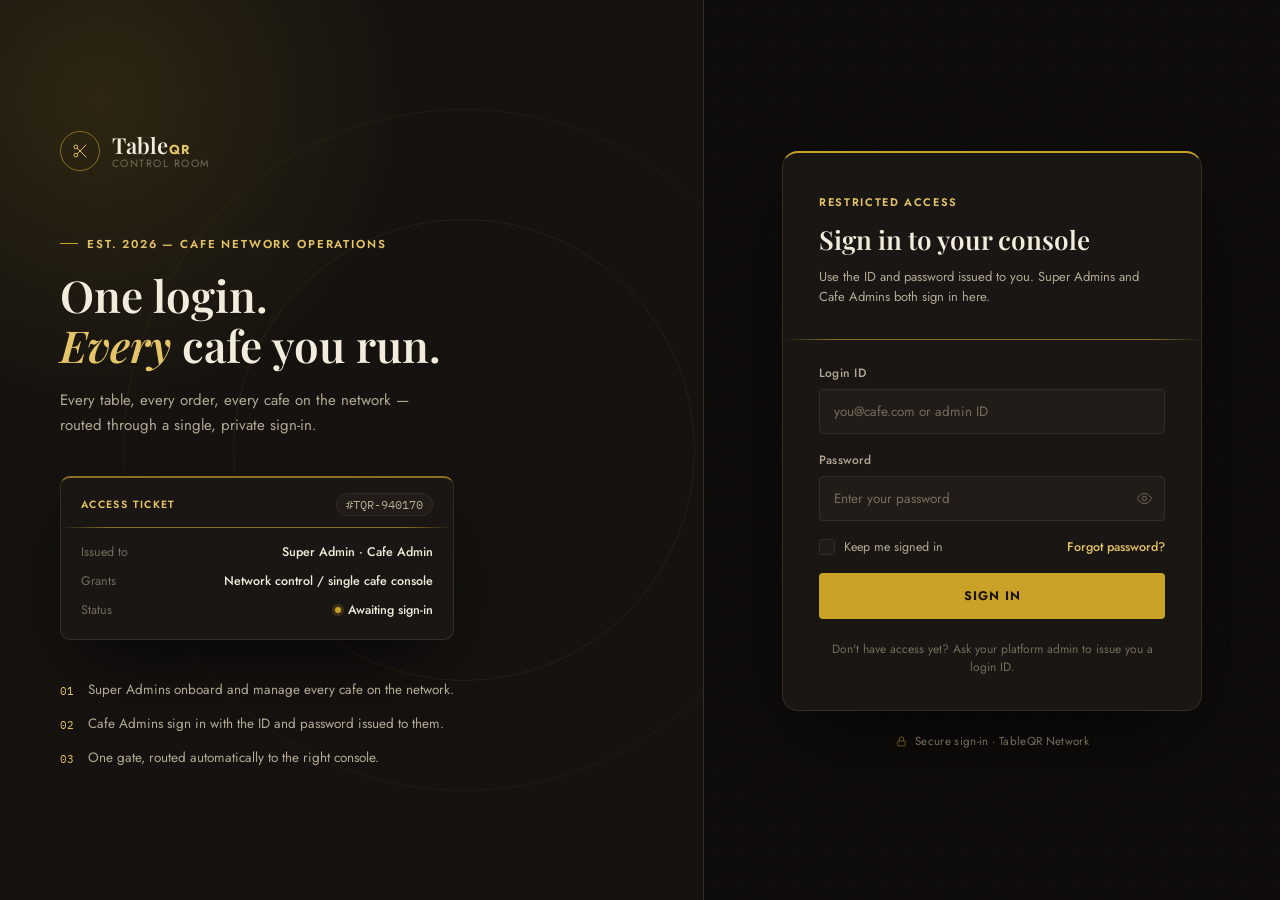
<file: index.html>
<!DOCTYPE html>
<html lang="en">

<head>
    <meta charset="UTF-8">
    <meta name="viewport" content="width=device-width, initial-scale=1.0">
    <title>Sign In — TableQR</title>
    <link rel="stylesheet" href="style.css">
</head>

<body>

    <div class="gate">

        <!-- ============ LEFT — BRAND / STORY PANEL ============ -->
        <section class="gate-story">
            <div class="gate-story-glow"></div>
            <div class="gate-story-inner">
                <div class="gate-brand">
                    <span class="mark-ring">
                        <svg viewBox="0 0 24 24" fill="none" xmlns="http://www.w3.org/2000/svg">
                            <circle cx="6.5" cy="6.5" r="2.5" stroke="currentColor" stroke-width="1.3" />
                            <circle cx="6.5" cy="17.5" r="2.5" stroke="currentColor" stroke-width="1.3" />
                            <path d="M8.4 8.4L20 20M20 4L8.4 15.6" stroke="currentColor" stroke-width="1.3"
                                stroke-linecap="round" />
                        </svg>
                    </span>
                    <div class="gate-brand-text">
                        <span class="gate-name">Table<em>QR</em></span>
                        <span class="gate-tag">Control Room</span>
                    </div>
                </div>

                <span class="gate-eyebrow"><i></i>EST. 2026 — CAFE NETWORK OPERATIONS</span>
                <h1 class="gate-headline">One login.<br><em>Every</em> cafe you run.</h1>
                <p class="gate-sub">Every table, every order, every cafe on the network — routed through a single,
                    private sign-in.</p>

                <!-- signature: a stub illustrating how access is issued -->
                <div class="access-stub">
                    <div class="access-stub-row">
                        <span class="access-stub-label">Access Ticket</span>
                        <span class="access-stub-id" id="ticketId">#TQR-000000</span>
                    </div>
                    <div class="access-stub-perf"></div>
                    <div class="access-stub-body">
                        <div class="access-stub-item">
                            <span class="k">Issued to</span>
                            <span class="v">Super Admin · Cafe Admin</span>
                        </div>
                        <div class="access-stub-item">
                            <span class="k">Grants</span>
                            <span class="v">Network control / single cafe console</span>
                        </div>
                        <div class="access-stub-item">
                            <span class="k">Status</span>
                            <span class="v access-live"><i></i>Awaiting sign-in</span>
                        </div>
                    </div>
                </div>

                <ul class="gate-points">
                    <li><span>01</span> Super Admins onboard and manage every cafe on the network.</li>
                    <li><span>02</span> Cafe Admins sign in with the ID and password issued to them.</li>
                    <li><span>03</span> One gate, routed automatically to the right console.</li>
                </ul>
            </div>
        </section>

        <!-- ============ RIGHT — LOGIN CARD ============ -->
        <section class="gate-form-wrap">

            <!-- compact brand header, visible only when the story panel is hidden -->
            <div class="mobile-brand">
                <span class="mark-ring">
                    <svg viewBox="0 0 24 24" fill="none" xmlns="http://www.w3.org/2000/svg">
                        <circle cx="6.5" cy="6.5" r="2.5" stroke="currentColor" stroke-width="1.3" />
                        <circle cx="6.5" cy="17.5" r="2.5" stroke="currentColor" stroke-width="1.3" />
                        <path d="M8.4 8.4L20 20M20 4L8.4 15.6" stroke="currentColor" stroke-width="1.3"
                            stroke-linecap="round" />
                    </svg>
                </span>
                <div class="gate-brand-text">
                    <span class="gate-name">Table<em>QR</em></span>
                    <span class="gate-tag">Control Room</span>
                </div>
            </div>

            <div class="login-ticket">

                <div class="login-ticket-top">
                    <span class="login-eyebrow">Restricted Access</span>
                    <h2>Sign in to your console</h2>
                    <p class="login-sub">Use the ID and password issued to you. Super Admins and Cafe Admins both sign
                        in here.</p>
                </div>

                <div class="login-perf"></div>

                <form id="loginForm" class="login-ticket-bottom" novalidate>

                    <div class="field">
                        <label for="loginId">Login ID</label>
                        <input type="text" id="loginId" placeholder="you@cafe.com or admin ID" autocomplete="username"
                            required>
                    </div>

                    <div class="field">
                        <label for="loginPassword">Password</label>
                        <div class="password-field">
                            <input type="password" id="loginPassword" placeholder="Enter your password"
                                autocomplete="current-password" required>
                            <button type="button" class="peek-btn" id="togglePassword" aria-label="Show password">
                                <svg class="icon-eye" viewBox="0 0 24 24" fill="none"
                                    xmlns="http://www.w3.org/2000/svg">
                                    <path d="M2 12s3.6-7 10-7 10 7 10 7-3.6 7-10 7-10-7-10-7Z" stroke="currentColor"
                                        stroke-width="1.4" stroke-linejoin="round" />
                                    <circle cx="12" cy="12" r="3" stroke="currentColor" stroke-width="1.4" />
                                </svg>
                                <svg class="icon-eye-off" viewBox="0 0 24 24" fill="none"
                                    xmlns="http://www.w3.org/2000/svg" hidden>
                                    <path
                                        d="M3 3l18 18M10.6 10.6a3 3 0 0 0 4.24 4.24M6.5 6.7C4.3 8.1 2.7 10 2 12c0 0 3.6 7 10 7 2 0 3.7-.5 5.1-1.3M9.9 5.2A10.6 10.6 0 0 1 12 5c6.4 0 10 7 10 7-.5.9-1.4 2.3-2.7 3.6"
                                        stroke="currentColor" stroke-width="1.4" stroke-linecap="round"
                                        stroke-linejoin="round" />
                                </svg>
                            </button>
                        </div>
                    </div>

                    <div class="field-inline">
                        <label class="check">
                            <input type="checkbox" id="rememberMe">
                            <span class="check-box">
                                <svg viewBox="0 0 12 10" fill="none" xmlns="http://www.w3.org/2000/svg">
                                    <path d="M1.5 5.2L4.3 8 10.5 1.5" stroke="currentColor" stroke-width="1.6"
                                        stroke-linecap="round" stroke-linejoin="round" />
                                </svg>
                            </span>
                            <span class="check-label">Keep me signed in</span>
                        </label>
                        <a href="#" class="link-muted" id="forgotLink">Forgot password?</a>
                    </div>

                    <p class="form-error" id="formError" hidden></p>

                    <button type="submit" class="btn-submit" id="submitLogin">
                        <span id="submitLabel">Sign In</span>
                    </button>

                    <p class="gate-footnote">
                        Don't have access yet? Ask your platform admin to issue you a login ID.
                    </p>
                </form>
            </div>

            <p class="gate-secure-line">
                <svg viewBox="0 0 24 24" fill="none" xmlns="http://www.w3.org/2000/svg">
                    <rect x="5" y="11" width="14" height="9" rx="1.5" stroke="currentColor" stroke-width="1.3" />
                    <path d="M8 11V7.5a4 4 0 0 1 8 0V11" stroke="currentColor" stroke-width="1.3"
                        stroke-linecap="round" />
                </svg>
                Secure sign-in · TableQR Network
            </p>
        </section>

    </div>

    <div class="toast" id="toast"></div>

    <script src="script.js"></script>
</body>

</html>
</file>
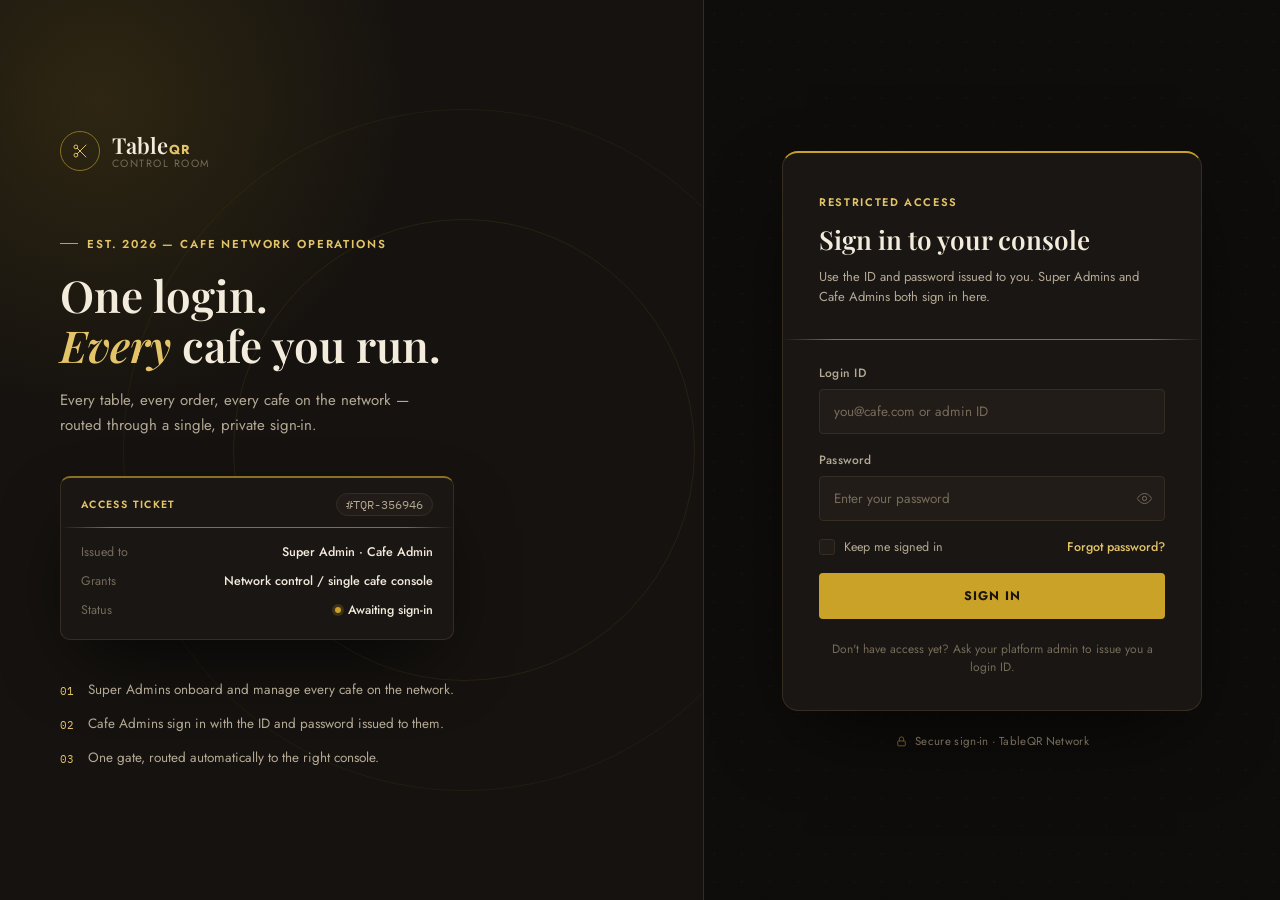
<file: ADMIN_page/adm.html>
<!DOCTYPE html>
<html lang="en">

<head>
    <meta charset="UTF-8">
    <meta name="viewport" content="width=device-width, initial-scale=1.0">
    <title>Cafe Admin — TableQR</title>
    <link rel="stylesheet" href="adm.css">
</head>

<body>

    <!-- ============================================================
     SIDEBAR
============================================================ -->
    <aside class="rail" id="rail">
        <div class="rail-brand">
            <span class="mark-ring">
                <svg viewBox="0 0 24 24" fill="none" xmlns="http://www.w3.org/2000/svg">
                    <circle cx="6.5" cy="6.5" r="2.5" stroke="currentColor" stroke-width="1.6" />
                    <circle cx="6.5" cy="17.5" r="2.5" stroke="currentColor" stroke-width="1.6" />
                    <path d="M8.4 8.4L20 20M20 4L8.4 15.6" stroke="currentColor" stroke-width="1.6"
                        stroke-linecap="round" />
                </svg>
            </span>
            <div class="rail-brand-text">
                <span class="rail-name">Table<em>QR</em></span>
                <span class="rail-tag">Cafe Console</span>
            </div>
        </div>

        <nav class="rail-nav" id="railNav">
            <button class="rail-link is-active" data-view="dashboard">
                <svg viewBox="0 0 24 24" fill="none">
                    <rect x="3.5" y="3.5" width="7" height="7" rx="1.4" stroke="currentColor" stroke-width="1.6" />
                    <rect x="13.5" y="3.5" width="7" height="7" rx="1.4" stroke="currentColor" stroke-width="1.6" />
                    <rect x="3.5" y="13.5" width="7" height="7" rx="1.4" stroke="currentColor" stroke-width="1.6" />
                    <rect x="13.5" y="13.5" width="7" height="7" rx="1.4" stroke="currentColor" stroke-width="1.6" />
                </svg>
                <span>Dashboard</span>
            </button>
            <button class="rail-link" data-view="menu">
                <svg viewBox="0 0 24 24" fill="none">
                    <path d="M6 3v7a2.5 2.5 0 0 0 5 0V3M8.5 3v18M17 3c-2 1.2-2 4.5-2 6.5s.6 3 2 3 2-1 2-3V3v18"
                        stroke="currentColor" stroke-width="1.6" stroke-linecap="round" stroke-linejoin="round" />
                </svg>
                <span>Menu</span>
            </button>
            <button class="rail-link" data-view="orders">
                <svg viewBox="0 0 24 24" fill="none">
                    <path d="M6 2.5h12v19l-2.4-1.6L13.2 21l-2.4-1.6L8.4 21 6 19.4V2.5Z" stroke="currentColor"
                        stroke-width="1.6" stroke-linejoin="round" />
                    <path d="M8.5 7h7M8.5 10.5h7M8.5 14h4.5" stroke="currentColor" stroke-width="1.6"
                        stroke-linecap="round" />
                </svg>
                <span>Orders</span>
                <span class="rail-badge" id="ordersBadge">0</span>
            </button>
            <button class="rail-link" data-view="tables">
                <svg viewBox="0 0 24 24" fill="none">
                    <rect x="3.5" y="8" width="17" height="8" rx="1.6" stroke="currentColor" stroke-width="1.6" />
                    <path d="M6.5 8V5.5M17.5 8V5.5M6.5 16v2.5M17.5 16v2.5" stroke="currentColor" stroke-width="1.6"
                        stroke-linecap="round" />
                </svg>
                <span>Tables</span>
            </button>
        </nav>

        <div class="rail-foot">
            <div class="rail-hint">
                <span class="dot dot-live"></span>
                <span>Cafe network online</span>
            </div>
            <button class="rail-signout" id="signOutBtn">
                <svg viewBox="0 0 24 24" fill="none">
                    <path d="M9 4H5.5A1.5 1.5 0 0 0 4 5.5v13A1.5 1.5 0 0 0 5.5 20H9M15 16l4-4-4-4M19 12H9"
                        stroke="currentColor" stroke-width="1.6" stroke-linecap="round" stroke-linejoin="round" />
                </svg>
                <span>Sign out</span>
            </button>
        </div>
    </aside>

    <!-- ============================================================
     MAIN
============================================================ -->
    <div class="main">

        <!-- TOPBAR -->
        <header class="topbar">
            <button class="rail-toggle" id="railToggle" aria-label="Toggle navigation">
                <svg viewBox="0 0 24 24" fill="none">
                    <path d="M4 6h16M4 12h16M4 18h10" stroke="currentColor" stroke-width="1.8" stroke-linecap="round" />
                </svg>
            </button>

            <div class="cafe-chip">
                <span class="cafe-chip-dot"></span>
                <div class="cafe-chip-text">
                    <span class="cafe-chip-name">Amber &amp; Oak</span>
                    <span class="cafe-chip-sub">Cafe #TQR-2026</span>
                </div>
            </div>

            <div class="topbar-search">
                <svg viewBox="0 0 24 24" fill="none">
                    <circle cx="10.5" cy="10.5" r="6.5" stroke="currentColor" stroke-width="1.6" />
                    <path d="m20 20-4.3-4.3" stroke="currentColor" stroke-width="1.6" stroke-linecap="round" />
                </svg>
                <input type="text" id="globalSearch" placeholder="Search orders, items, tables…">
            </div>

            <div class="topbar-actions">
                <button class="icon-btn" aria-label="Notifications">
                    <svg viewBox="0 0 24 24" fill="none">
                        <path d="M6 10a6 6 0 1 1 12 0c0 4 1.5 5.5 1.5 5.5H4.5S6 14 6 10Z" stroke="currentColor"
                            stroke-width="1.6" stroke-linejoin="round" />
                        <path d="M10 19a2 2 0 0 0 4 0" stroke="currentColor" stroke-width="1.6"
                            stroke-linecap="round" />
                    </svg>
                    <span class="icon-dot"></span>
                </button>
                <button class="admin-chip" id="adminChip">
                    <span class="admin-avatar">CA</span>
                    <span class="admin-chip-text">
                        <span class="admin-chip-name">Cafe Admin</span>
                        <span class="admin-chip-role">Amber &amp; Oak</span>
                    </span>
                </button>
            </div>
        </header>

        <!-- ============================================================
       DASHBOARD VIEW
  ============================================================ -->
        <section class="view is-active" data-view="dashboard">
            <div class="view-head">
                <div>
                    <span class="eyebrow">Overview — Today</span>
                    <h1>Dashboard</h1>
                    <p class="view-sub">A running read on how the floor is doing right now.</p>
                </div>
                <div class="view-head-actions">
                    <div class="range-toggle">
                        <button class="is-active" data-range="today">Today</button>
                        <button data-range="week">This week</button>
                        <button data-range="month">This month</button>
                    </div>
                </div>
            </div>

            <div class="stat-grid" id="statGrid"><!-- stat tickets injected by JS --></div>

            <div class="panel-grid">
                <div class="panel">
                    <div class="panel-head">
                        <div>
                            <span class="panel-eyebrow">Last 7 days</span>
                            <h3>Sales trend</h3>
                        </div>
                        <span class="panel-note" id="salesTrendNote"></span>
                    </div>
                    <div class="bar-chart" id="barChart"><!-- bars injected by JS --></div>
                </div>

                <div class="panel">
                    <div class="panel-head">
                        <div>
                            <span class="panel-eyebrow">Right now</span>
                            <h3>Most ordered today</h3>
                        </div>
                    </div>
                    <ul class="rank-list" id="rankList"><!-- injected by JS --></ul>
                </div>
            </div>
        </section>

        <!-- ============================================================
       MENU VIEW
  ============================================================ -->
        <section class="view" data-view="menu">
            <div class="view-head">
                <div>
                    <span class="eyebrow">Catalog</span>
                    <h1>Menu</h1>
                    <p class="view-sub">What's on offer — add items, adjust prices, retire what isn't selling.</p>
                </div>
                <div class="view-head-actions">
                    <button class="btn-gold" id="addItemBtn">
                        <svg viewBox="0 0 24 24" fill="none">
                            <path d="M12 5v14M5 12h14" stroke="currentColor" stroke-width="2" stroke-linecap="round" />
                        </svg>
                        Add item
                    </button>
                </div>
            </div>

            <div class="chip-tabs" id="categoryTabs"><!-- injected by JS --></div>

            <div class="menu-grid" id="menuGrid"><!-- injected by JS --></div>
        </section>

        <!-- ============================================================
       ORDERS VIEW
  ============================================================ -->
        <section class="view" data-view="orders">
            <div class="view-head">
                <div>
                    <span class="eyebrow">Live floor</span>
                    <h1>Orders</h1>
                    <p class="view-sub">Every ticket moving through the kitchen right now.</p>
                </div>
            </div>

            <div class="chip-tabs" id="orderStatusTabs"><!-- injected by JS --></div>

            <div class="order-grid" id="orderGrid"><!-- injected by JS --></div>
        </section>

        <!-- ============================================================
       TABLES VIEW
  ============================================================ -->
        <section class="view" data-view="tables">
            <div class="view-head">
                <div>
                    <span class="eyebrow">Floor plan</span>
                    <h1>Tables</h1>
                    <p class="view-sub">Tap a table to cycle its status. Changes reflect on the customer menu instantly.
                    </p>
                </div>
                <div class="view-head-actions">
                    <div class="legend">
                        <span><i class="dot dot-available"></i>Available</span>
                        <span><i class="dot dot-occupied"></i>Occupied</span>
                        <span><i class="dot dot-reserved"></i>Reserved</span>
                    </div>
                </div>
            </div>

            <div class="table-grid" id="tableGrid"><!-- injected by JS --></div>
        </section>

    </div>

    <!-- ============================================================
     ADD / EDIT ITEM MODAL
============================================================ -->
    <div class="modal-scrim" id="modalScrim">
        <div class="modal ticket-edge" role="dialog" aria-modal="true" aria-labelledby="modalTitle">
            <div class="modal-head">
                <h3 id="modalTitle">Add item</h3>
                <button class="modal-close" id="modalClose" aria-label="Close">
                    <svg viewBox="0 0 24 24" fill="none">
                        <path d="M6 6l12 12M18 6 6 18" stroke="currentColor" stroke-width="1.8"
                            stroke-linecap="round" />
                    </svg>
                </button>
            </div>
            <form id="itemForm">
                <label class="field">
                    <span>Item name</span>
                    <input type="text" id="itemName" placeholder="e.g. Caramel Cortado" required>
                </label>
                <div class="field-row">
                    <label class="field">
                        <span>Price</span>
                        <input type="number" id="itemPrice" step="0.01" min="0" placeholder="0.00" required>
                    </label>
                    <label class="field">
                        <span>Category</span>
                        <select id="itemCategory" required></select>
                    </label>
                </div>
                <label class="field">
                    <span>Short description <em>(optional)</em></span>
                    <textarea id="itemDesc" rows="2" placeholder="What's in it, what it tastes like…"></textarea>
                </label>
                <label class="check-field">
                    <input type="checkbox" id="itemAvailable" checked>
                    <span>Available on the customer menu</span>
                </label>
                <div class="modal-actions">
                    <button type="button" class="btn-ghost" id="modalCancel">Cancel</button>
                    <button type="submit" class="btn-gold" id="modalSubmit">Save item</button>
                </div>
            </form>
        </div>
    </div>

    <div class="toast" id="toast"></div>

    <script src="adm.js"></script>
</body>

</html>
</file>
<file: style.css>
/* =========================================================
   TOKENS
   ========================================================= */
:root {
    --ink: #0E0C0A;
    --ink-2: #15120F;
    --surface: #1A1613;
    --surface-2: #211C17;
    --line: #362D22;
    --line-soft: #241E18;

    --gold: #C9A227;
    --gold-hi: #E4C468;
    --gold-dim: #8A7024;
    --gold-ink: #1B1408;

    --good: #7CA37E;
    --bad: #B6604A;
    --bad-soft: rgba(182, 96, 74, .14);

    --text-hi: #F3ECDD;
    --text-mid: #B4A995;
    --text-dim: #756B5A;

    --radius-s: 4px;
    --radius-m: 10px;
    --radius-l: 16px;

    --font-display: 'Playfair Display', Georgia, 'Times New Roman', serif;
    --font-body: 'Jost', 'Segoe UI', system-ui, -apple-system, 'Helvetica Neue', Arial, sans-serif;
    --font-mono: 'IBM Plex Mono', 'SF Mono', Menlo, Consolas, monospace;

    --shadow-2: 0 30px 80px -25px rgba(0, 0, 0, .8);
}

* {
    box-sizing: border-box;
}

html {
    color-scheme: dark;
}

body {
    margin: 0;
    background: var(--ink);
    color: var(--text-hi);
    font-family: var(--font-body);
    -webkit-font-smoothing: antialiased;
}

h1,
h2 {
    font-family: var(--font-display);
    font-weight: 600;
    margin: 0;
}

em {
    font-style: italic;
    color: var(--gold-hi);
}

p {
    margin: 0;
}

a {
    color: inherit;
}

svg {
    display: block;
}

::selection {
    background: var(--gold);
    color: var(--gold-ink);
}

:focus-visible {
    outline: 1px solid var(--gold-hi);
    outline-offset: 2px;
}

/* fine paper-grain texture, so the black never reads as a flat void */
body::before {
    content: "";
    position: fixed;
    inset: 0;
    background-image: radial-gradient(var(--line-soft) 1px, transparent 1px);
    background-size: 28px 28px;
    opacity: .28;
    pointer-events: none;
    z-index: 0;
}

body::after {
    content: "";
    position: fixed;
    inset: 0;
    background-image: url("data:image/svg+xml,%3Csvg xmlns='http://www.w3.org/2000/svg' width='120' height='120'%3E%3Cfilter id='n'%3E%3CfeTurbulence type='fractalNoise' baseFrequency='0.9' numOctaves='2' stitchTiles='stitch'/%3E%3C/filter%3E%3Crect width='100%25' height='100%25' filter='url(%23n)' opacity='0.05'/%3E%3C/svg%3E");
    opacity: .5;
    pointer-events: none;
    z-index: 0;
    mix-blend-mode: overlay;
}

/* =========================================================
   SHARED — logo mark
   ========================================================= */
.mark-ring {
    width: 40px;
    height: 40px;
    display: grid;
    place-items: center;
    border: 1px solid var(--gold-dim);
    color: var(--gold-hi);
    border-radius: 50%;
    flex-shrink: 0;
}

.mark-ring svg {
    width: 18px;
    height: 18px;
}

.gate-brand-text {
    display: flex;
    flex-direction: column;
    line-height: 1.15;
}

.gate-name {
    font-family: var(--font-display);
    font-size: 22px;
    font-weight: 600;
    color: var(--text-hi);
}

.gate-name em {
    font-style: normal;
    color: var(--gold-hi);
    font-family: var(--font-body);
    font-size: 13px;
    font-weight: 700;
    letter-spacing: .1em;
    margin-left: 1px;
}

.gate-tag {
    font-size: 10.5px;
    color: var(--text-dim);
    text-transform: uppercase;
    letter-spacing: .14em;
}

/* =========================================================
   LAYOUT — split gate
   ========================================================= */
.gate {
    position: relative;
    z-index: 1;
    min-height: 100vh;
    display: grid;
    grid-template-columns: 1.1fr 0.9fr;
}

/* ---------- LEFT: story panel ---------- */
.gate-story {
    background: var(--ink-2);
    border-right: 1px solid var(--line);
    display: flex;
    align-items: center;
    padding: 60px;
    position: relative;
    overflow: hidden;
}

/* soft studio-light glow, top-left */
.gate-story-glow {
    position: absolute;
    width: 640px;
    height: 640px;
    top: -220px;
    left: -220px;
    background: radial-gradient(circle, rgba(201, 162, 39, .14) 0%, rgba(201, 162, 39, .05) 45%, transparent 70%);
    pointer-events: none;
}

/* ambient concentric rings, echoing the studio motif */
.gate-story::before,
.gate-story::after {
    content: "";
    position: absolute;
    border: 1px solid var(--gold);
    border-radius: 50%;
    pointer-events: none;
}

.gate-story::before {
    width: 680px;
    height: 680px;
    top: 50%;
    left: 66%;
    transform: translate(-50%, -50%);
    opacity: .07;
}

.gate-story::after {
    width: 460px;
    height: 460px;
    top: 50%;
    left: 66%;
    transform: translate(-50%, -50%);
    opacity: .1;
}

.gate-story-inner {
    max-width: 480px;
    position: relative;
    z-index: 1;
}

.gate-brand {
    display: flex;
    align-items: center;
    gap: 12px;
    margin-bottom: 56px;
}

.gate-eyebrow {
    display: inline-flex;
    align-items: center;
    gap: 9px;
    font-size: 11.5px;
    font-weight: 600;
    text-transform: uppercase;
    letter-spacing: .16em;
    color: var(--gold-hi);
    margin-bottom: 18px;
}

.gate-eyebrow i {
    display: inline-block;
    width: 18px;
    height: 1px;
    background: var(--gold);
}

.gate-headline {
    font-size: 44px;
    line-height: 1.14;
    font-weight: 600;
    color: var(--text-hi);
    margin-bottom: 18px;
}

.gate-sub {
    font-size: 15px;
    color: var(--text-mid);
    line-height: 1.65;
    max-width: 40ch;
    margin-bottom: 38px;
}

/* signature: access ticket, dark plate with gold hairline perforation */
.access-stub {
    background: var(--surface);
    color: var(--text-hi);
    border: 1px solid var(--line);
    border-top: 2px solid var(--gold-dim);
    border-radius: var(--radius-m);
    overflow: hidden;
    box-shadow: var(--shadow-2);
    margin-bottom: 40px;
}

.access-stub-row {
    display: flex;
    justify-content: space-between;
    align-items: center;
    padding: 15px 20px 11px;
}

.access-stub-label {
    font-size: 10.5px;
    text-transform: uppercase;
    letter-spacing: .13em;
    color: var(--gold-hi);
    font-weight: 600;
}

.access-stub-id {
    font-family: var(--font-mono);
    font-size: 12px;
    color: var(--text-mid);
    background: var(--surface-2);
    border: 1px solid var(--line);
    padding: 3px 9px;
    border-radius: 100px;
}

.access-stub-perf {
    height: 1px;
    background: linear-gradient(90deg, transparent, var(--gold-dim) 12%, var(--gold-dim) 88%, transparent);
}

.access-stub-body {
    padding: 15px 20px 20px;
    display: flex;
    flex-direction: column;
    gap: 11px;
}

.access-stub-item {
    display: flex;
    justify-content: space-between;
    gap: 14px;
    font-size: 12.5px;
}

.access-stub-item .k {
    color: var(--text-dim);
}

.access-stub-item .v {
    font-weight: 500;
    color: var(--text-hi);
    text-align: right;
}

.access-live {
    display: flex;
    align-items: center;
    gap: 7px;
    justify-content: flex-end;
}

.access-live i {
    width: 6px;
    height: 6px;
    border-radius: 50%;
    background: var(--gold);
    display: inline-block;
    box-shadow: 0 0 0 3px rgba(201, 162, 39, .2);
}

.gate-points {
    list-style: none;
    margin: 0;
    padding: 0;
    display: flex;
    flex-direction: column;
    gap: 13px;
}

.gate-points li {
    display: flex;
    gap: 13px;
    align-items: flex-start;
    font-size: 13.5px;
    color: var(--text-mid);
    line-height: 1.55;
}

.gate-points li span {
    font-family: var(--font-mono);
    font-size: 11px;
    color: var(--gold-hi);
    flex-shrink: 0;
    margin-top: 3px;
    letter-spacing: .03em;
}

/* ---------- RIGHT: login card ---------- */
.gate-form-wrap {
    display: flex;
    flex-direction: column;
    align-items: center;
    justify-content: center;
    padding: 40px;
    gap: 22px;
}

/* compact brand header — shown only when the story panel collapses */
.mobile-brand {
    display: none;
    align-items: center;
    gap: 12px;
}

.login-ticket {
    width: 100%;
    max-width: 420px;
    background: var(--surface);
    color: var(--text-hi);
    border: 1px solid var(--line);
    border-top: 2px solid var(--gold);
    border-radius: var(--radius-l);
    overflow: hidden;
    box-shadow: var(--shadow-2);
}

.login-ticket-top {
    padding: 36px 36px 6px;
}

.login-eyebrow {
    font-size: 11px;
    text-transform: uppercase;
    letter-spacing: .15em;
    font-weight: 600;
    color: var(--gold-hi);
}

.login-ticket-top h2 {
    font-size: 26px;
    margin-top: 10px;
    color: var(--text-hi);
}

.login-sub {
    font-size: 13px;
    color: var(--text-mid);
    margin-top: 10px;
    line-height: 1.55;
}

.login-perf {
    height: 1px;
    margin-top: 26px;
    background: linear-gradient(90deg, transparent, var(--gold-dim) 12%, var(--gold-dim) 88%, transparent);
}

.login-ticket-bottom {
    padding: 24px 36px 34px;
    display: flex;
    flex-direction: column;
    gap: 17px;
}

.field {
    display: flex;
    flex-direction: column;
    gap: 7px;
}

.field label {
    font-size: 12px;
    font-weight: 500;
    color: var(--text-mid);
    letter-spacing: .02em;
}

.field input {
    background: var(--surface-2);
    border: 1px solid var(--line);
    border-radius: var(--radius-s);
    color: var(--text-hi);
    padding: 12px 14px;
    font-size: 13.5px;
    font-family: var(--font-body);
    width: 100%;
}

.field input::placeholder {
    color: var(--text-dim);
}

.field input:focus {
    border-color: var(--gold-dim);
}

.password-field {
    position: relative;
    display: flex;
}

.password-field input {
    flex: 1;
    padding-right: 42px;
}

.peek-btn {
    position: absolute;
    right: 5px;
    top: 50%;
    transform: translateY(-50%);
    background: transparent;
    border: none;
    width: 32px;
    height: 32px;
    border-radius: 6px;
    display: grid;
    place-items: center;
    cursor: pointer;
    color: var(--text-dim);
}

.peek-btn svg {
    width: 17px;
    height: 17px;
}

.peek-btn svg[hidden] {
    display: none;
}

.peek-btn:hover {
    background: var(--surface);
    color: var(--text-mid);
}

.field-inline {
    display: flex;
    align-items: center;
    justify-content: space-between;
    font-size: 12.5px;
}

/* custom checkbox */
.check {
    display: flex;
    align-items: center;
    gap: 9px;
    color: var(--text-mid);
    cursor: pointer;
    user-select: none;
}

.check input {
    position: absolute;
    width: 1px;
    height: 1px;
    opacity: 0;
    pointer-events: none;
}

.check-box {
    width: 16px;
    height: 16px;
    border-radius: 3px;
    border: 1px solid var(--line);
    background: var(--surface-2);
    display: grid;
    place-items: center;
    flex-shrink: 0;
    transition: background .15s ease, border-color .15s ease;
}

.check-box svg {
    width: 10px;
    height: 9px;
    color: var(--gold-ink);
    opacity: 0;
    transform: scale(.6);
    transition: opacity .12s ease, transform .12s ease;
}

.check input:checked+.check-box {
    background: var(--gold);
    border-color: var(--gold);
}

.check input:checked+.check-box svg {
    opacity: 1;
    transform: scale(1);
}

.check input:focus-visible+.check-box {
    outline: 1px solid var(--gold-hi);
    outline-offset: 2px;
}

.check-label {
    font-size: 12.5px;
}

.link-muted {
    color: var(--gold-hi);
    text-decoration: none;
    font-weight: 500;
}

.link-muted:hover {
    text-decoration: underline;
}

.form-error {
    display: flex;
    align-items: center;
    gap: 8px;
    background: var(--bad-soft);
    color: var(--bad);
    border: 1px solid rgba(182, 96, 74, .4);
    border-radius: var(--radius-s);
    padding: 10px 13px;
    font-size: 12.5px;
    font-weight: 500;
}

.form-error[hidden] {
    display: none;
}

.shake {
    animation: shake .4s ease;
}

@keyframes shake {

    0%,
    100% {
        transform: translateX(0);
    }

    20% {
        transform: translateX(-6px);
    }

    40% {
        transform: translateX(5px);
    }

    60% {
        transform: translateX(-4px);
    }

    80% {
        transform: translateX(3px);
    }
}

.btn-submit {
    background: var(--gold);
    color: var(--gold-ink);
    border: none;
    border-radius: var(--radius-s);
    padding: 14px 16px;
    font-size: 12.5px;
    font-weight: 700;
    font-family: var(--font-body);
    text-transform: uppercase;
    letter-spacing: .08em;
    cursor: pointer;
    transition: filter .15s ease, transform .1s ease;
    display: flex;
    align-items: center;
    justify-content: center;
    gap: 8px;
}

.btn-submit:hover {
    filter: brightness(1.1);
}

.btn-submit:active {
    transform: translateY(1px);
}

.btn-submit[disabled] {
    opacity: .7;
    cursor: default;
}

.spinner {
    width: 14px;
    height: 14px;
    border-radius: 50%;
    border: 2px solid rgba(27, 20, 8, .35);
    border-top-color: var(--gold-ink);
    animation: spin .7s linear infinite;
}

@keyframes spin {
    to {
        transform: rotate(360deg);
    }
}

.gate-footnote {
    text-align: center;
    font-size: 12px;
    color: var(--text-dim);
    margin-top: 4px;
}

.gate-secure-line {
    display: flex;
    align-items: center;
    gap: 7px;
    font-size: 11.5px;
    color: var(--text-dim);
    letter-spacing: .03em;
}

.gate-secure-line svg {
    width: 13px;
    height: 13px;
    color: var(--gold-dim);
}

/* =========================================================
   TOAST
   ========================================================= */
.toast {
    position: fixed;
    bottom: 24px;
    left: 50%;
    transform: translate(-50%, 20px);
    background: var(--surface);
    border: 1px solid var(--line);
    border-left: 2px solid var(--gold);
    color: var(--text-hi);
    padding: 13px 20px;
    border-radius: var(--radius-s);
    font-size: 13px;
    box-shadow: var(--shadow-2);
    opacity: 0;
    pointer-events: none;
    transition: opacity .2s ease, transform .2s ease;
    z-index: 80;
    font-family: var(--font-mono);
    max-width: 90vw;
}

.toast.is-shown {
    opacity: 1;
    transform: translate(-50%, 0);
}

.toast.is-error {
    border-left-color: var(--bad);
}
/* =========================================================

   SELF-HOSTED FONTS — embedded as base64, zero external

   requests. Works fully offline / in sandboxed previews.

   ========================================================= */

@font-face {
    font-family: 'Playfair Display';
    font-style: normal;
    font-weight: 600;
    font-display: swap;
    src: url([data-uri]) format('woff2');
}

@font-face {
    font-family: 'Playfair Display';
    font-style: italic;
    font-weight: 600;
    font-display: swap;
    src: url([data-uri]) format('woff2');
}

@font-face {
    font-family: 'Jost';
    font-style: normal;
    font-weight: 400;
    font-display: swap;
    src: url([data-uri]) format('woff2');
}

@font-face {
    font-family: 'Jost';
    font-style: normal;
    font-weight: 500;
    font-display: swap;
    src: url([data-uri]) format('woff2');
}

@font-face {
    font-family: 'Jost';
    font-style: normal;
    font-weight: 600;
    font-display: swap;
    src: url([data-uri]) format('woff2');
}

@font-face {
    font-family: 'Jost';
    font-style: normal;
    font-weight: 700;
    font-display: swap;
    src: url([data-uri]) format('woff2');
}

@font-face {
    font-family: 'IBM Plex Mono';
    font-style: normal;
    font-weight: 400;
    font-display: swap;
    src: url([data-uri]) format('woff2');
}

@font-face {
    font-family: 'IBM Plex Mono';
    font-style: normal;
    font-weight: 500;
    font-display: swap;
    src: url([data-uri]) format('woff2');
}

/* =========================================================
   RESPONSIVE
   ========================================================= */
@media (max-width: 980px) {
    .gate {
        grid-template-columns: 1fr;
    }

    .gate-story {
        display: none;
    }

    .gate-form-wrap {
        padding: 32px 20px;
        min-height: 100vh;
    }

    .mobile-brand {
        display: flex;
        margin-bottom: 4px;
    }
}

@media (max-width: 480px) {
    .login-ticket-top {
        padding: 28px 24px 4px;
    }

    .login-ticket-bottom {
        padding: 22px 24px 28px;
    }
}

@media (max-height: 760px) and (min-width: 981px) {
    .gate-headline {
        font-size: 36px;
        margin-bottom: 14px;
    }

    .gate-sub {
        margin-bottom: 26px;
    }

    .gate-brand {
        margin-bottom: 34px;
    }

    .access-stub {
        margin-bottom: 26px;
    }

    .gate-points {
        gap: 9px;
    }
}

@media (prefers-reduced-motion: reduce) {
    * {
        transition-duration: .001ms !important;
        animation-duration: .001ms !important;
    }
}
</file>
<file: ADMIN_page/adm.css>
/* ==========================================================================
   TABLEQR — CAFE ADMIN CONSOLE
   Theme: dark ledger + gold accent, continued from the sign-in gate
========================================================================== */

@import url('https://fonts.googleapis.com/css2?family=Playfair+Display:ital,wght@0,500;0,600;0,700;1,500;1,600&family=Inter:wght@400;500;600;700&family=JetBrains+Mono:wght@400;500;600&display=swap');

:root {
    --void: #0b0906;
    --void-soft: #100c07;
    --panel: #16120b;
    --panel-raised: #1c160e;
    --hairline: rgba(212, 167, 44, 0.14);
    --hairline-strong: rgba(212, 167, 44, 0.30);

    --gold: #cc9a2e;
    --gold-bright: #e8b923;
    --gold-dim: #7d6220;

    --cream: #f2ead8;
    --ink: #efe8da;
    --muted: #a3947a;
    --muted-dim: #6d6152;

    --available: #7fae6a;
    --occupied: #d99a3d;
    --reserved: #b06a5a;
    --danger: #c1584a;

    --radius-lg: 18px;
    --radius-md: 12px;
    --radius-sm: 8px;

    --font-display: "Playfair Display", serif;
    --font-body: "Inter", -apple-system, BlinkMacSystemFont, sans-serif;
    --font-mono: "JetBrains Mono", ui-monospace, monospace;
}

* {
    box-sizing: border-box;
}

html,
body {
    margin: 0;
    padding: 0;
    background: var(--void);
    color: var(--ink);
    font-family: var(--font-body);
    -webkit-font-smoothing: antialiased;
}

body {
    min-height: 100vh;
    display: flex;
    background:
        radial-gradient(1200px 700px at 100% -10%, rgba(204, 154, 46, 0.07), transparent 60%),
        radial-gradient(900px 600px at -10% 100%, rgba(204, 154, 46, 0.05), transparent 60%),
        var(--void);
}

button,
input,
select,
textarea {
    font-family: inherit;
}

:focus-visible {
    outline: 2px solid var(--gold-bright);
    outline-offset: 2px;
}

::-webkit-scrollbar {
    width: 10px;
    height: 10px;
}

::-webkit-scrollbar-track {
    background: transparent;
}

::-webkit-scrollbar-thumb {
    background: var(--panel-raised);
    border-radius: 8px;
}

/* ==========================================================================
   SIDEBAR
========================================================================== */
.rail {
    width: 240px;
    flex-shrink: 0;
    min-height: 100vh;
    background: var(--void-soft);
    border-right: 1px solid var(--hairline);
    display: flex;
    flex-direction: column;
    padding: 26px 18px;
    position: sticky;
    top: 0;
    align-self: flex-start;
}

.rail-brand {
    display: flex;
    align-items: center;
    gap: 12px;
    padding: 0 6px 26px;
}

.mark-ring {
    width: 38px;
    height: 38px;
    flex-shrink: 0;
    border: 1px solid var(--hairline-strong);
    border-radius: 50%;
    display: flex;
    align-items: center;
    justify-content: center;
    color: var(--gold-bright);
}

.mark-ring svg {
    width: 18px;
    height: 18px;
}

.rail-brand-text {
    display: flex;
    flex-direction: column;
    line-height: 1.25;
}

.rail-name {
    font-family: var(--font-display);
    font-size: 1.15rem;
    color: var(--cream);
}

.rail-name em {
    font-style: italic;
    color: var(--gold-bright);
}

.rail-tag {
    font-size: 0.68rem;
    letter-spacing: .14em;
    text-transform: uppercase;
    color: var(--muted-dim);
}

.rail-nav {
    display: flex;
    flex-direction: column;
    gap: 4px;
    flex: 1;
}

.rail-link {
    display: flex;
    align-items: center;
    gap: 12px;
    padding: 11px 12px;
    border-radius: var(--radius-sm);
    background: transparent;
    border: 1px solid transparent;
    color: var(--muted);
    font-size: 0.92rem;
    cursor: pointer;
    text-align: left;
    transition: background .15s ease, color .15s ease, border-color .15s ease;
}

.rail-link svg {
    width: 18px;
    height: 18px;
    flex-shrink: 0;
}

.rail-link span:not(.rail-badge) {
    flex: 1;
}

.rail-link:hover {
    background: rgba(212, 167, 44, 0.06);
    color: var(--ink);
}

.rail-link.is-active {
    background: rgba(212, 167, 44, 0.10);
    border-color: var(--hairline-strong);
    color: var(--gold-bright);
}

.rail-badge {
    font-family: var(--font-mono);
    font-size: .68rem;
    background: var(--gold-dim);
    color: var(--cream);
    padding: 1px 7px;
    border-radius: 999px;
    flex: 0 0 auto !important;
}

.rail-link.is-active .rail-badge {
    background: var(--gold-bright);
    color: #241a04;
}

.rail-foot {
    border-top: 1px solid var(--hairline);
    padding-top: 16px;
    display: flex;
    flex-direction: column;
    gap: 14px;
}

.rail-hint {
    display: flex;
    align-items: center;
    gap: 8px;
    font-size: .78rem;
    color: var(--muted-dim);
    padding-left: 4px;
}

.dot {
    width: 7px;
    height: 7px;
    border-radius: 50%;
    display: inline-block;
    flex-shrink: 0;
}

.dot-live {
    background: var(--available);
    box-shadow: 0 0 0 3px rgba(127, 174, 106, 0.18);
}

.dot-available {
    background: var(--available);
}

.dot-occupied {
    background: var(--occupied);
}

.dot-reserved {
    background: var(--reserved);
}

.rail-signout {
    display: flex;
    align-items: center;
    gap: 10px;
    background: transparent;
    border: 1px solid var(--hairline);
    color: var(--muted);
    padding: 10px 12px;
    border-radius: var(--radius-sm);
    cursor: pointer;
    font-size: .85rem;
    transition: border-color .15s ease, color .15s ease;
}

.rail-signout svg {
    width: 16px;
    height: 16px;
}

.rail-signout:hover {
    border-color: var(--danger);
    color: var(--danger);
}

.rail-toggle {
    display: none;
    background: transparent;
    border: 1px solid var(--hairline);
    color: var(--ink);
    width: 38px;
    height: 38px;
    border-radius: var(--radius-sm);
    align-items: center;
    justify-content: center;
    cursor: pointer;
}

.rail-toggle svg {
    width: 18px;
    height: 18px;
}

/* ==========================================================================
   MAIN / TOPBAR
========================================================================== */
.main {
    flex: 1;
    min-width: 0;
    display: flex;
    flex-direction: column;
}

.topbar {
    display: flex;
    align-items: center;
    gap: 18px;
    padding: 16px 32px;
    border-bottom: 1px solid var(--hairline);
    position: sticky;
    top: 0;
    z-index: 5;
    background: rgba(11, 9, 6, 0.86);
    backdrop-filter: blur(10px);
}

.cafe-chip {
    display: flex;
    align-items: center;
    gap: 10px;
    padding-right: 18px;
    border-right: 1px solid var(--hairline);
}

.cafe-chip-dot {
    width: 8px;
    height: 8px;
    border-radius: 50%;
    background: var(--available);
    box-shadow: 0 0 0 3px rgba(127, 174, 106, 0.18);
}

.cafe-chip-text {
    display: flex;
    flex-direction: column;
    line-height: 1.25;
}

.cafe-chip-name {
    font-family: var(--font-display);
    font-size: 1.02rem;
    color: var(--cream);
}

.cafe-chip-sub {
    font-family: var(--font-mono);
    font-size: .68rem;
    color: var(--muted-dim);
    letter-spacing: .03em;
}

.topbar-search {
    flex: 1;
    max-width: 420px;
    display: flex;
    align-items: center;
    gap: 10px;
    background: var(--panel);
    border: 1px solid var(--hairline);
    border-radius: 999px;
    padding: 9px 16px;
    color: var(--muted-dim);
}

.topbar-search svg {
    width: 16px;
    height: 16px;
    flex-shrink: 0;
}

.topbar-search input {
    border: none;
    background: transparent;
    outline: none;
    color: var(--ink);
    font-size: .88rem;
    width: 100%;
}

.topbar-search input::placeholder {
    color: var(--muted-dim);
}

.topbar-actions {
    margin-left: auto;
    display: flex;
    align-items: center;
    gap: 12px;
}

.icon-btn {
    position: relative;
    width: 38px;
    height: 38px;
    border-radius: 50%;
    background: var(--panel);
    border: 1px solid var(--hairline);
    color: var(--muted);
    display: flex;
    align-items: center;
    justify-content: center;
    cursor: pointer;
}

.icon-btn svg {
    width: 17px;
    height: 17px;
}

.icon-dot {
    position: absolute;
    top: 9px;
    right: 9px;
    width: 6px;
    height: 6px;
    border-radius: 50%;
    background: var(--gold-bright);
}

.admin-chip {
    display: flex;
    align-items: center;
    gap: 10px;
    background: var(--panel);
    border: 1px solid var(--hairline);
    border-radius: 999px;
    padding: 5px 14px 5px 5px;
    cursor: pointer;
}

.admin-avatar {
    width: 30px;
    height: 30px;
    border-radius: 50%;
    background: linear-gradient(145deg, var(--gold), var(--gold-dim));
    color: #221904;
    font-family: var(--font-mono);
    font-weight: 600;
    font-size: .74rem;
    display: flex;
    align-items: center;
    justify-content: center;
}

.admin-chip-text {
    display: flex;
    flex-direction: column;
    line-height: 1.2;
    text-align: left;
}

.admin-chip-name {
    font-size: .82rem;
    color: var(--ink);
}

.admin-chip-role {
    font-size: .68rem;
    color: var(--muted-dim);
}

/* ==========================================================================
   VIEWS
========================================================================== */
.view {
    display: none;
    padding: 30px 32px 60px;
    animation: viewIn .35s ease;
}

.view.is-active {
    display: block;
}

@keyframes viewIn {
    from {
        opacity: 0;
        transform: translateY(6px);
    }

    to {
        opacity: 1;
        transform: translateY(0);
    }
}

.view-head {
    display: flex;
    align-items: flex-end;
    justify-content: space-between;
    gap: 20px;
    margin-bottom: 26px;
    flex-wrap: wrap;
}

.eyebrow {
    font-size: .7rem;
    letter-spacing: .16em;
    text-transform: uppercase;
    color: var(--gold);
    font-weight: 600;
}

.view-head h1 {
    font-family: var(--font-display);
    font-weight: 600;
    font-size: 2rem;
    margin: 6px 0 6px;
    color: var(--cream);
}

.view-sub {
    margin: 0;
    color: var(--muted);
    font-size: .92rem;
    max-width: 46ch;
}

.range-toggle {
    display: flex;
    background: var(--panel);
    border: 1px solid var(--hairline);
    border-radius: 999px;
    padding: 3px;
    gap: 2px;
}

.range-toggle button {
    border: none;
    background: transparent;
    color: var(--muted-dim);
    font-size: .8rem;
    padding: 7px 14px;
    border-radius: 999px;
    cursor: pointer;
    transition: all .15s ease;
}

.range-toggle button.is-active {
    background: var(--gold-bright);
    color: #221904;
    font-weight: 600;
}

.legend {
    display: flex;
    gap: 16px;
    font-size: .8rem;
    color: var(--muted);
}

.legend span {
    display: flex;
    align-items: center;
    gap: 7px;
}

/* ==========================================================================
   TICKET CARD — signature element (echoes the login access ticket)
========================================================================== */
.ticket-edge {
    position: relative;
    background: var(--panel);
    border: 1px solid var(--hairline);
    border-radius: var(--radius-lg);
}

.ticket-edge::before,
.ticket-edge::after {
    content: "";
    position: absolute;
    top: 50%;
    transform: translateY(-50%);
    width: 18px;
    height: 18px;
    background: var(--void);
    border-radius: 50%;
    border: 1px solid var(--hairline);
}

.ticket-edge::before {
    left: -10px;
}

.ticket-edge::after {
    right: -10px;
}

/* ==========================================================================
   STAT GRID (Dashboard)
========================================================================== */
.stat-grid {
    display: grid;
    grid-template-columns: repeat(5, 1fr);
    gap: 18px;
    margin-bottom: 22px;
}

.stat-ticket {
    padding: 20px 20px 18px;
    display: flex;
    flex-direction: column;
    gap: 10px;
    overflow: hidden;
}

.stat-ticket-top {
    display: flex;
    align-items: center;
    justify-content: space-between;
}

.stat-icon {
    width: 34px;
    height: 34px;
    border-radius: 10px;
    background: rgba(212, 167, 44, 0.10);
    border: 1px solid var(--hairline-strong);
    color: var(--gold-bright);
    display: flex;
    align-items: center;
    justify-content: center;
}

.stat-icon svg {
    width: 16px;
    height: 16px;
}

.stat-delta {
    font-family: var(--font-mono);
    font-size: .72rem;
    padding: 2px 8px;
    border-radius: 999px;
}

.stat-delta.is-up {
    color: var(--available);
    background: rgba(127, 174, 106, 0.12);
}

.stat-delta.is-down {
    color: var(--danger);
    background: rgba(193, 88, 74, 0.12);
}

.stat-value {
    font-family: var(--font-mono);
    font-size: 1.6rem;
    color: var(--cream);
    font-weight: 600;
    letter-spacing: -0.01em;
}

.stat-label {
    font-size: .8rem;
    color: var(--muted);
}

.stat-tear {
    border-top: 1px dashed var(--hairline-strong);
    margin-top: 2px;
    padding-top: 8px;
    font-size: .7rem;
    color: var(--muted-dim);
    font-family: var(--font-mono);
}

/* ==========================================================================
   PANEL GRID (Dashboard: chart + rank list)
========================================================================== */
.panel-grid {
    display: grid;
    grid-template-columns: 1.4fr 1fr;
    gap: 18px;
}

.panel {
    background: var(--panel);
    border: 1px solid var(--hairline);
    border-radius: var(--radius-lg);
    padding: 22px;
}

.panel-head {
    display: flex;
    align-items: flex-start;
    justify-content: space-between;
    margin-bottom: 18px;
}

.panel-eyebrow {
    font-size: .68rem;
    text-transform: uppercase;
    letter-spacing: .12em;
    color: var(--muted-dim);
}

.panel-head h3 {
    margin: 4px 0 0;
    font-family: var(--font-display);
    font-weight: 600;
    color: var(--cream);
    font-size: 1.08rem;
}

.panel-note {
    font-family: var(--font-mono);
    font-size: .76rem;
    color: var(--available);
}

.bar-chart {
    display: flex;
    align-items: flex-end;
    gap: 14px;
    height: 160px;
    padding-top: 10px;
}

.bar-col {
    flex: 1;
    display: flex;
    flex-direction: column;
    align-items: center;
    gap: 8px;
    height: 100%;
    justify-content: flex-end;
}

.bar-fill {
    width: 100%;
    max-width: 34px;
    border-radius: 6px 6px 3px 3px;
    background: linear-gradient(180deg, var(--gold-bright), var(--gold-dim));
    position: relative;
}

.bar-fill.is-today {
    background: linear-gradient(180deg, #f6d585, var(--gold));
}

.bar-day {
    font-size: .7rem;
    color: var(--muted-dim);
    font-family: var(--font-mono);
}

.rank-list {
    list-style: none;
    margin: 0;
    padding: 0;
    display: flex;
    flex-direction: column;
    gap: 14px;
}

.rank-item {
    display: flex;
    align-items: center;
    gap: 12px;
}

.rank-num {
    font-family: var(--font-mono);
    font-size: .76rem;
    color: var(--gold-dim);
    width: 16px;
}

.rank-name {
    flex: 1;
    font-size: .87rem;
    color: var(--ink);
}

.rank-count {
    font-family: var(--font-mono);
    font-size: .78rem;
    color: var(--muted);
}

.rank-bar-track {
    height: 3px;
    background: var(--panel-raised);
    border-radius: 2px;
    margin-top: 6px;
    overflow: hidden;
}

.rank-bar-fill {
    height: 100%;
    background: var(--gold-bright);
    border-radius: 2px;
}

.rank-item-full {
    display: flex;
    flex-direction: column;
    gap: 0;
    flex: 1;
}

/* ==========================================================================
   CHIP TABS (category / status filters)
========================================================================== */
.chip-tabs {
    display: flex;
    gap: 8px;
    flex-wrap: wrap;
    margin-bottom: 22px;
}

.chip-tab {
    border: 1px solid var(--hairline);
    background: var(--panel);
    color: var(--muted);
    font-size: .82rem;
    padding: 8px 16px;
    border-radius: 999px;
    cursor: pointer;
    display: flex;
    align-items: center;
    gap: 8px;
    transition: all .15s ease;
}

.chip-tab .count {
    font-family: var(--font-mono);
    font-size: .7rem;
    color: var(--muted-dim);
}

.chip-tab:hover {
    border-color: var(--hairline-strong);
    color: var(--ink);
}

.chip-tab.is-active {
    background: var(--gold-bright);
    border-color: var(--gold-bright);
    color: #221904;
    font-weight: 600;
}

.chip-tab.is-active .count {
    color: #4a3a08;
}

/* ==========================================================================
   MENU GRID
========================================================================== */
.menu-grid {
    display: grid;
    grid-template-columns: repeat(auto-fill, minmax(260px, 1fr));
    gap: 18px;
}

.menu-card {
    padding: 20px;
    display: flex;
    flex-direction: column;
    gap: 12px;
}

.menu-card-top {
    display: flex;
    align-items: flex-start;
    justify-content: space-between;
    gap: 10px;
}

.menu-card-name {
    font-family: var(--font-display);
    font-size: 1.05rem;
    color: var(--cream);
    font-weight: 600;
}

.menu-card-cat {
    font-size: .68rem;
    text-transform: uppercase;
    letter-spacing: .08em;
    color: var(--gold);
    margin-top: 3px;
    display: block;
}

.menu-card-desc {
    font-size: .82rem;
    color: var(--muted);
    line-height: 1.45;
    min-height: 20px;
}

.price-edit {
    display: flex;
    align-items: baseline;
    gap: 4px;
    font-family: var(--font-mono);
}

.price-edit-value {
    font-size: 1.25rem;
    color: var(--gold-bright);
    font-weight: 600;
    cursor: text;
    border-bottom: 1px dashed transparent;
    padding-bottom: 1px;
}

.price-edit-value:hover {
    border-bottom-color: var(--hairline-strong);
}

.price-edit input {
    background: transparent;
    border: none;
    border-bottom: 1px solid var(--gold-bright);
    color: var(--gold-bright);
    font-family: var(--font-mono);
    font-size: 1.25rem;
    width: 70px;
    outline: none;
}

.menu-card-foot {
    display: flex;
    align-items: center;
    justify-content: space-between;
    margin-top: auto;
    padding-top: 6px;
    border-top: 1px dashed var(--hairline-strong);
}

.availability {
    display: flex;
    align-items: center;
    gap: 6px;
    font-size: .74rem;
    color: var(--muted-dim);
}

.availability.is-off {
    color: var(--danger);
}

.card-actions {
    display: flex;
    gap: 6px;
}

.icon-action {
    width: 30px;
    height: 30px;
    border-radius: 8px;
    background: var(--panel-raised);
    border: 1px solid var(--hairline);
    color: var(--muted);
    display: flex;
    align-items: center;
    justify-content: center;
    cursor: pointer;
}

.icon-action svg {
    width: 14px;
    height: 14px;
}

.icon-action:hover {
    color: var(--gold-bright);
    border-color: var(--hairline-strong);
}

.icon-action.is-danger:hover {
    color: var(--danger);
    border-color: var(--danger);
}

/* ==========================================================================
   ORDER GRID
========================================================================== */
.order-grid {
    display: grid;
    grid-template-columns: repeat(auto-fill, minmax(290px, 1fr));
    gap: 18px;
}

.order-card {
    padding: 20px;
    display: flex;
    flex-direction: column;
    gap: 12px;
}

.order-card-top {
    display: flex;
    align-items: center;
    justify-content: space-between;
}

.order-id {
    font-family: var(--font-mono);
    font-size: .78rem;
    color: var(--muted-dim);
}

.order-table {
    font-family: var(--font-display);
    font-size: 1.05rem;
    color: var(--cream);
}

.status-pill {
    font-size: .68rem;
    text-transform: uppercase;
    letter-spacing: .06em;
    padding: 4px 10px;
    border-radius: 999px;
    font-weight: 600;
}

.status-pill.new {
    background: rgba(212, 167, 44, 0.14);
    color: var(--gold-bright);
}

.status-pill.preparing {
    background: rgba(217, 154, 61, 0.14);
    color: var(--occupied);
}

.status-pill.ready {
    background: rgba(127, 174, 106, 0.14);
    color: var(--available);
}

.status-pill.completed {
    background: rgba(163, 148, 122, 0.14);
    color: var(--muted);
}

.status-pill.cancelled {
    background: rgba(193, 88, 74, 0.14);
    color: var(--danger);
}

.order-items {
    list-style: none;
    margin: 0;
    padding: 0;
    display: flex;
    flex-direction: column;
    gap: 5px;
    border-top: 1px dashed var(--hairline-strong);
    border-bottom: 1px dashed var(--hairline-strong);
    padding: 10px 0;
}

.order-items li {
    display: flex;
    justify-content: space-between;
    font-size: .84rem;
    color: var(--muted);
}

.order-items li span:last-child {
    font-family: var(--font-mono);
    color: var(--ink);
}

.order-card-foot {
    display: flex;
    align-items: center;
    justify-content: space-between;
}

.order-total {
    font-family: var(--font-mono);
    color: var(--gold-bright);
    font-weight: 600;
}

.order-time {
    font-size: .74rem;
    color: var(--muted-dim);
}

.order-next-btn {
    width: 100%;
    padding: 9px;
    border-radius: var(--radius-sm);
    border: 1px solid var(--hairline-strong);
    background: transparent;
    color: var(--gold-bright);
    font-size: .8rem;
    cursor: pointer;
    transition: background .15s ease;
}

.order-next-btn:hover {
    background: rgba(212, 167, 44, 0.08);
}

.order-next-btn:disabled {
    opacity: .4;
    cursor: default;
}

/* ==========================================================================
   TABLE GRID
========================================================================== */
.table-grid {
    display: grid;
    grid-template-columns: repeat(auto-fill, minmax(150px, 1fr));
    gap: 16px;
}

.table-card {
    aspect-ratio: 1 / 0.85;
    border-radius: var(--radius-md);
    border: 1px solid var(--hairline);
    background: var(--panel);
    display: flex;
    flex-direction: column;
    align-items: center;
    justify-content: center;
    gap: 6px;
    cursor: pointer;
    position: relative;
    overflow: hidden;
    transition: transform .12s ease, border-color .15s ease;
}

.table-card:hover {
    transform: translateY(-2px);
    border-color: var(--hairline-strong);
}

.table-card::before {
    content: "";
    position: absolute;
    inset: 0;
    opacity: .12;
}

.table-card.available::before {
    background: var(--available);
}

.table-card.occupied::before {
    background: var(--occupied);
}

.table-card.reserved::before {
    background: var(--reserved);
}

.table-num {
    font-family: var(--font-display);
    font-size: 1.5rem;
    color: var(--cream);
    position: relative;
}

.table-cap {
    font-size: .7rem;
    color: var(--muted-dim);
    position: relative;
}

.table-status {
    font-size: .68rem;
    text-transform: uppercase;
    letter-spacing: .06em;
    font-weight: 600;
    position: relative;
}

.table-card.available .table-status {
    color: var(--available);
}

.table-card.occupied .table-status {
    color: var(--occupied);
}

.table-card.reserved .table-status {
    color: var(--reserved);
}

.table-meta {
    font-family: var(--font-mono);
    font-size: .66rem;
    color: var(--muted-dim);
    position: relative;
}

/* ==========================================================================
   MODAL
========================================================================== */
.modal-scrim {
    position: fixed;
    inset: 0;
    background: rgba(6, 5, 3, 0.72);
    backdrop-filter: blur(4px);
    display: none;
    align-items: center;
    justify-content: center;
    z-index: 50;
    padding: 20px;
}

.modal-scrim.is-open {
    display: flex;
}

.modal {
    width: 100%;
    max-width: 420px;
    padding: 26px 28px 24px;
}

.modal-head {
    display: flex;
    align-items: center;
    justify-content: space-between;
    margin-bottom: 18px;
}

.modal-head h3 {
    font-family: var(--font-display);
    font-weight: 600;
    color: var(--cream);
    margin: 0;
}

.modal-close {
    background: transparent;
    border: none;
    color: var(--muted);
    cursor: pointer;
    width: 28px;
    height: 28px;
}

.modal-close svg {
    width: 16px;
    height: 16px;
}

.field {
    display: flex;
    flex-direction: column;
    gap: 6px;
    margin-bottom: 14px;
    font-size: .82rem;
    color: var(--muted);
}

.field em {
    font-style: normal;
    color: var(--muted-dim);
}

.field input,
.field select,
.field textarea {
    background: var(--void-soft);
    border: 1px solid var(--hairline);
    border-radius: var(--radius-sm);
    padding: 10px 12px;
    color: var(--ink);
    font-size: .9rem;
    outline: none;
}

.field input:focus,
.field select:focus,
.field textarea:focus {
    border-color: var(--gold-bright);
}

.field textarea {
    resize: vertical;
    font-family: var(--font-body);
}

.field-row {
    display: grid;
    grid-template-columns: 1fr 1fr;
    gap: 12px;
}

.check-field {
    display: flex;
    align-items: center;
    gap: 9px;
    font-size: .84rem;
    color: var(--muted);
    margin-bottom: 18px;
}

.check-field input {
    accent-color: var(--gold-bright);
    width: 15px;
    height: 15px;
}

.modal-actions {
    display: flex;
    justify-content: flex-end;
    gap: 10px;
}

.btn-gold {
    display: flex;
    align-items: center;
    gap: 8px;
    background: linear-gradient(180deg, var(--gold-bright), var(--gold));
    color: #241a04;
    border: none;
    font-weight: 600;
    font-size: .86rem;
    padding: 10px 18px;
    border-radius: var(--radius-sm);
    cursor: pointer;
}

.btn-gold svg {
    width: 15px;
    height: 15px;
}

.btn-gold:hover {
    filter: brightness(1.06);
}

.btn-ghost {
    background: transparent;
    border: 1px solid var(--hairline);
    color: var(--muted);
    font-size: .86rem;
    padding: 10px 18px;
    border-radius: var(--radius-sm);
    cursor: pointer;
}

.btn-ghost:hover {
    color: var(--ink);
    border-color: var(--hairline-strong);
}

/* ==========================================================================
   TOAST
========================================================================== */
.toast {
    position: fixed;
    left: 50%;
    bottom: 28px;
    transform: translate(-50%, 20px);
    background: var(--panel-raised);
    border: 1px solid var(--hairline-strong);
    color: var(--cream);
    font-size: .86rem;
    padding: 12px 20px;
    border-radius: 999px;
    opacity: 0;
    pointer-events: none;
    transition: all .25s ease;
    z-index: 60;
    box-shadow: 0 10px 30px rgba(0, 0, 0, 0.4);
}

.toast.is-shown {
    opacity: 1;
    transform: translate(-50%, 0);
}

/* ==========================================================================
   RESPONSIVE
========================================================================== */
@media (max-width: 1100px) {
    .stat-grid {
        grid-template-columns: repeat(3, 1fr);
    }

    .panel-grid {
        grid-template-columns: 1fr;
    }
}

@media (max-width: 860px) {
    .rail {
        position: fixed;
        z-index: 40;
        left: 0;
        top: 0;
        height: 100vh;
        transform: translateX(-100%);
        transition: transform .2s ease;
        box-shadow: 20px 0 40px rgba(0, 0, 0, 0.4);
    }

    .rail.is-open {
        transform: translateX(0);
    }

    .rail-toggle {
        display: flex;
    }

    .cafe-chip {
        display: none;
    }

    .stat-grid {
        grid-template-columns: repeat(2, 1fr);
    }

    .topbar {
        padding: 14px 18px;
    }

    .view {
        padding: 22px 18px 50px;
    }
}

@media (max-width: 560px) {
    .stat-grid {
        grid-template-columns: 1fr 1fr;
    }

    .field-row {
        grid-template-columns: 1fr;
    }

    .topbar-search {
        display: none;
    }
}

@media (prefers-reduced-motion: reduce) {
    * {
        animation: none !important;
        transition: none !important;
    }
}
</file>
